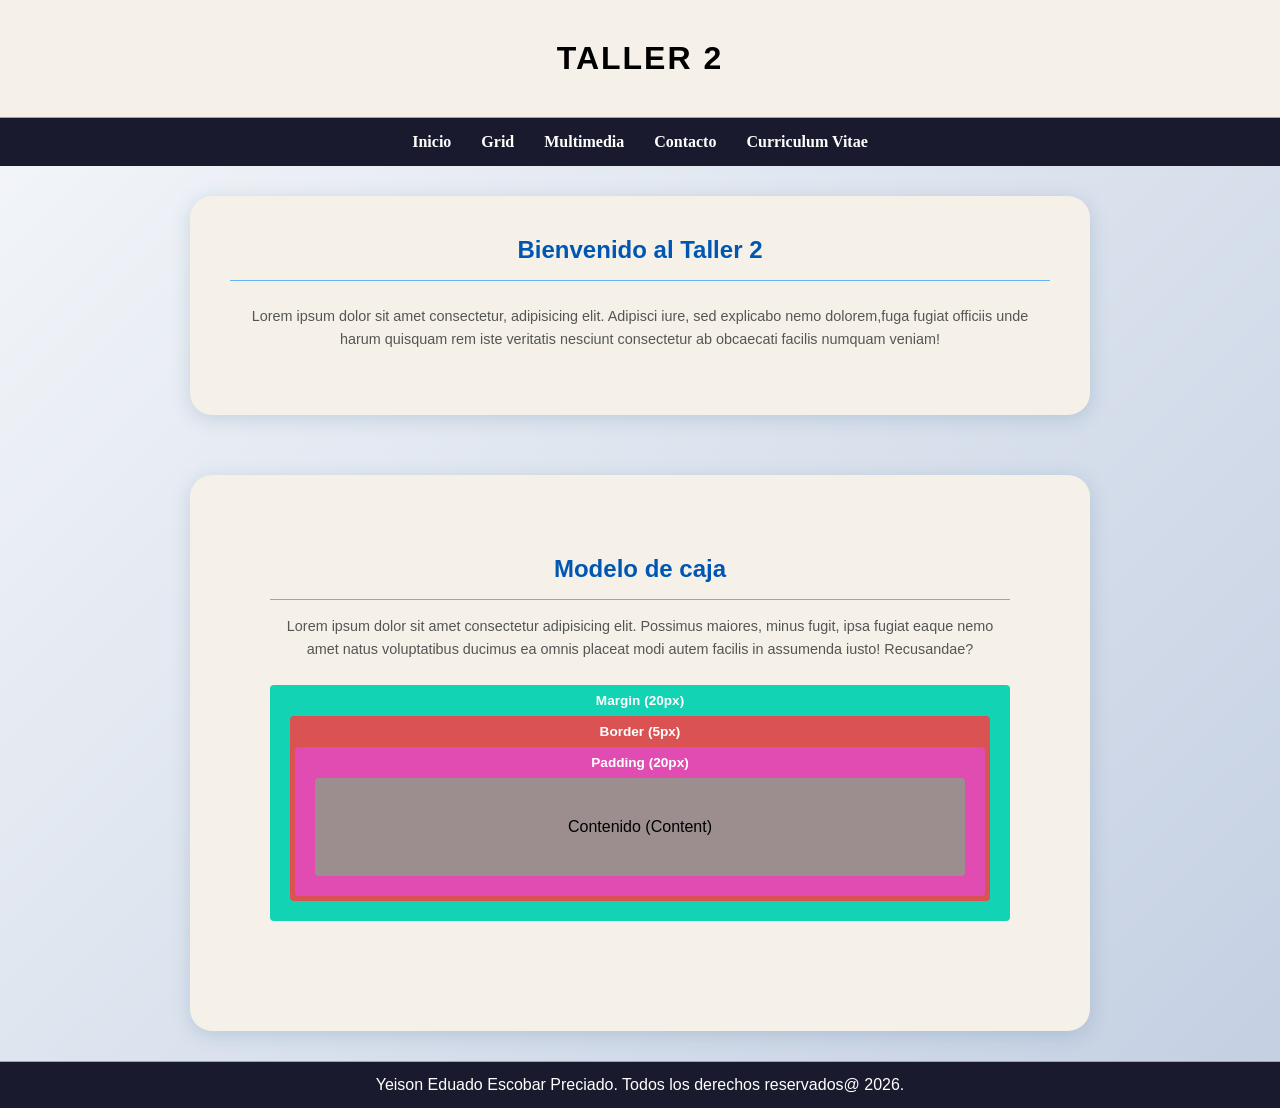
<file: index.html>
<!doctype html>
<html lang="es-CO">
  <head>
    <meta charset="UTF-8" />
    <meta name="viewport" content="width=device-width, initial-scale=1.0" />
    <title>Taller 2</title>
    <!--favicon-->
    <link
      rel="shortcut icon"
      href="assets/img/logosena.png"
      type="image/x-icon"
    />
    <!-- seo tags-->
    <meta name="author" content="Yeison Eduado Escobar Preciado" />
    <meta name="description" content="Taller 2 de maquetación web" />
    <meta name="keywords" content="TALLER, taller, Taller" />
    <!--Optimization Tags-->
    <meta name="Theme-color" content="#F5F562" />
    <meta name="MobileOptimized" content="width" />
    <meta name="handheldFriendly" content="true" />
    <meta name="mobile-web-app-capable" content="yes" />
    <meta
      name="apple-mobile-web-app-status-bar-style"
      content="black-traslucent"
    />
    <link rel="stylesheet" href="assets/css/style1.css" />

    <style>
      /* Element selector -- establecer <p> el color de todos los elementos en dimgray.*/
      p {
        color: dimgray;
      }
      /* Class selector -- utilice un selector de clase para establecer .highlightel
            color de fondo amarillo.*/
      .highlight {
        background-color: yellow;
      }
      /* id selector -- utilice un selector de id para establecer el #intro el tamaño de 
            fuente a 20px.*/
      #intro {
        font-size: 20px;
      }
    </style>
  </head>

  <body>
    <!-- 
      1. Crear un CSS externo ✓
      2. Incluir CSS externo en el html ✓
      3. Crear un div con clase "container" ✓
      4. Dentro del div crear un header con clase "header" y un h1 con el texto "Taller 2"
      5. Crear un nav con clase "nav" y dentro de este crear una lista desordenada con 3 elementos de lista,
        cada uno con un enlace a una sección del sitio (Inicio, Servicios, Contacto)
      6. Crear un main con clase "main" y dentro de esta crear un aticulo con clase "article" que contenga
          un h2 con el texto "Bienvenido al Taller 2" y un párrafo con texto de relleno
      7. Crear un footer con clase "footer" y dentro de este crear un párrafo con el texto 
        "Nombres y Apellidos. Todos los derechos reservados@ 2026."
      8. Aplicar estilos al css externo para que el sitio tenga un diseño atractivo y sea responsivo.
      9. Aplicar un reset utilizando el selector universal (*) para eliminar márgenes y padding por defecto.
      10. Utilizar variables CSS en :root para definir colores, fuentes y espaciados que se usaran en todo el sitio. 
      11. Aplicar box-sizing: border-box a todos los elementos para controlar el tamaño de los elementos de manera mas predecible, 
        y utilizar flexbox para el layout del nav y otros contenedores
      -->

    <header class="header">
    <h1>Taller 2</h1>
  </header>

    <nav class="nav">
    <ul class="nav-list">
        <li><a href="./">Inicio</a></li>
        <li><a href="grid.html">Grid</a></li>
        <li><a href="multimedia.html">Multimedia</a></li>
        <li><a href="contacto.html">Contacto</a></li>
        <li><a href="cv.html">Curriculum Vitae</a></li>
    </ul>
    </nav>

  <div class="container">
    <main class="main">
      <article class="article">
        <h2>Bienvenido al Taller 2</h2>
        <p>Lorem ipsum dolor sit amet consectetur, adipisicing elit. Adipisci
          iure, sed explicabo nemo dolorem,fuga fugiat officiis unde harum 
          quisquam rem iste veritatis nesciunt consectetur ab obcaecati 
          facilis numquam veniam!</p>
      </article>
    </main>
  </div> 

  <div class="container"> 
    <main class="main">
      <article class="article">
        
          <div class="box-model-exercise">
              <h2>Modelo de caja</h2>
                  <p class="box-description">
                  Lorem ipsum dolor sit amet consectetur adipisicing elit. Possimus maiores, minus fugit, ipsa fugiat eaque nemo amet natus voluptatibus ducimus ea omnis placeat modi autem facilis in assumenda iusto! Recusandae?
                  </p>

                  <div class="layer-margin">
                    <span>Margin (20px)</span>
    
                  <div class="layer-border">
                    <span>Border (5px)</span>
      
                  <div class="layer-padding">
                    <span>Padding (20px)</span>
        
                  <div class="layer-content">
                    <span>Contenido (Content)</span>
                  </div>
        
                  </div>
                </div>
              </div>
            </div>

      </article>
    </main>
  </div>

    <footer class="footer">
      <p>Yeison Eduado Escobar Preciado. Todos los derechos reservados@ 2026.</p>
    </footer>
  
  </body>
</html>
</file>
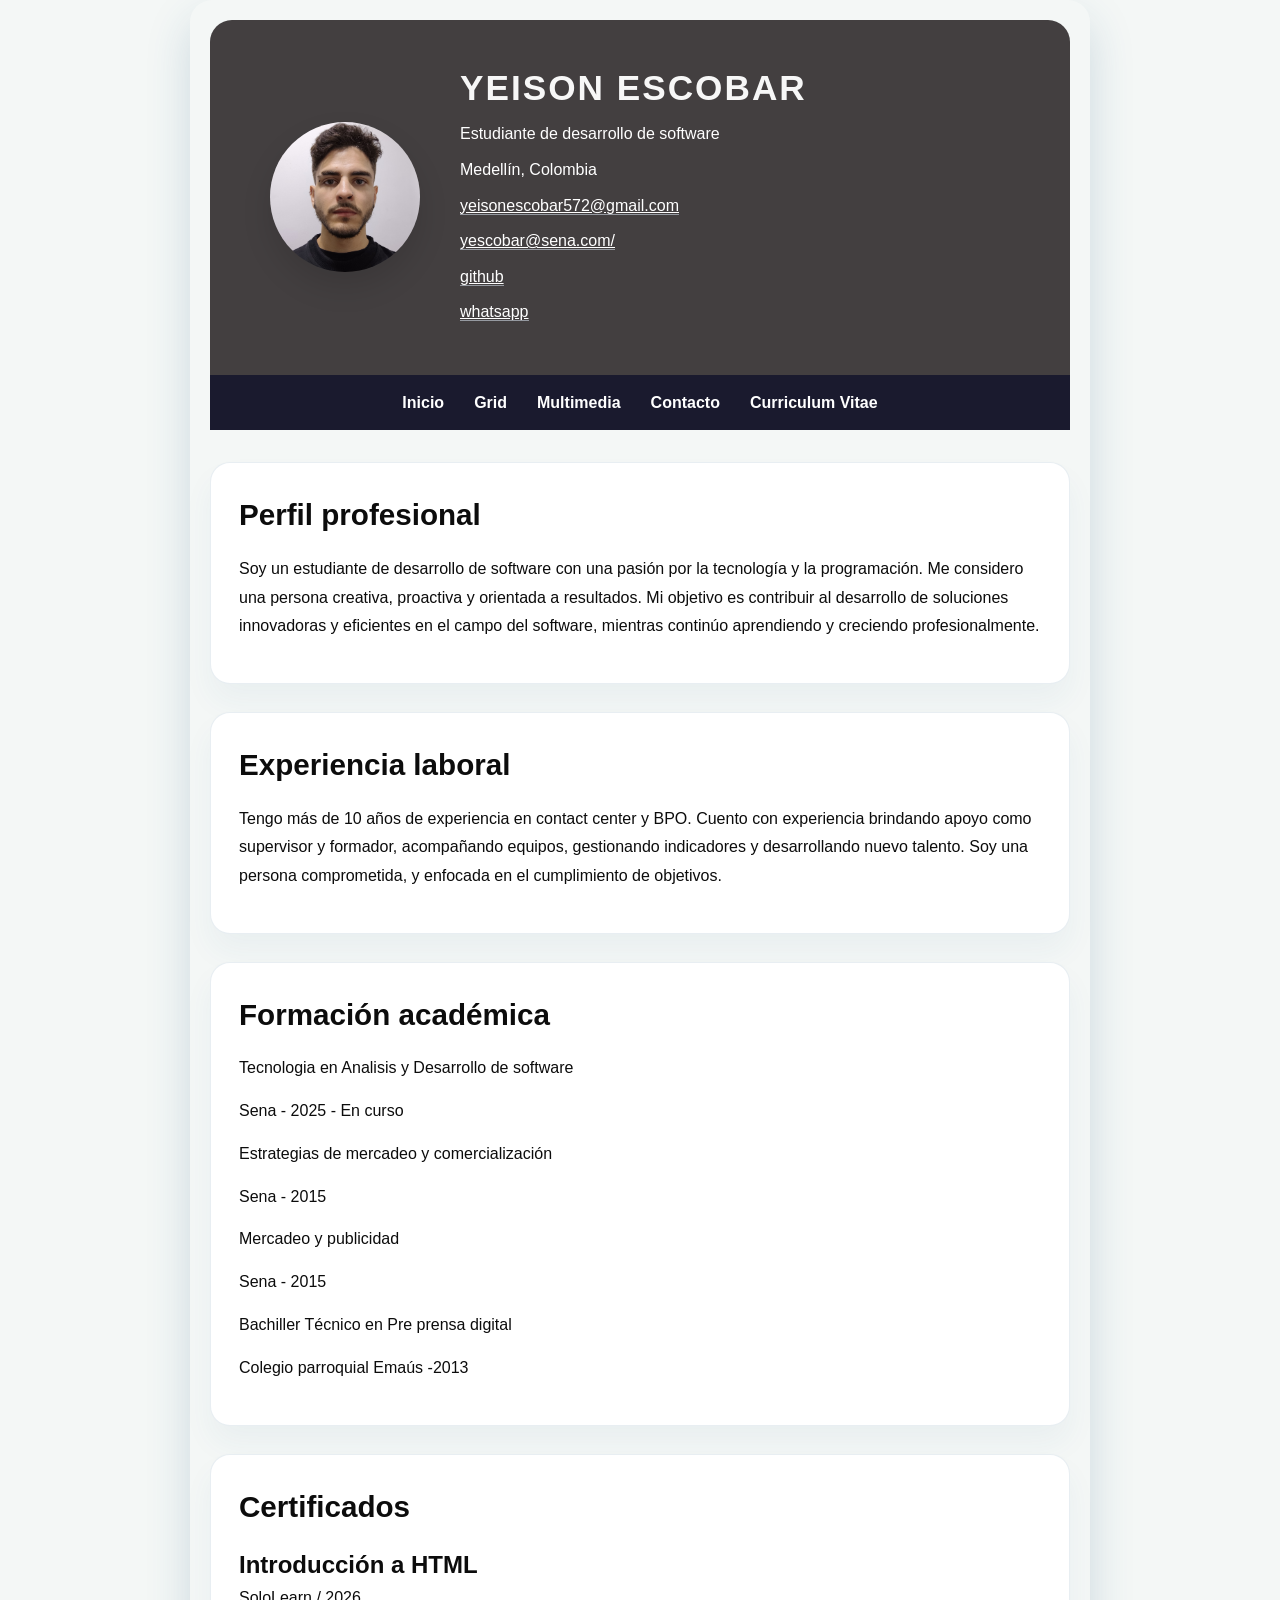
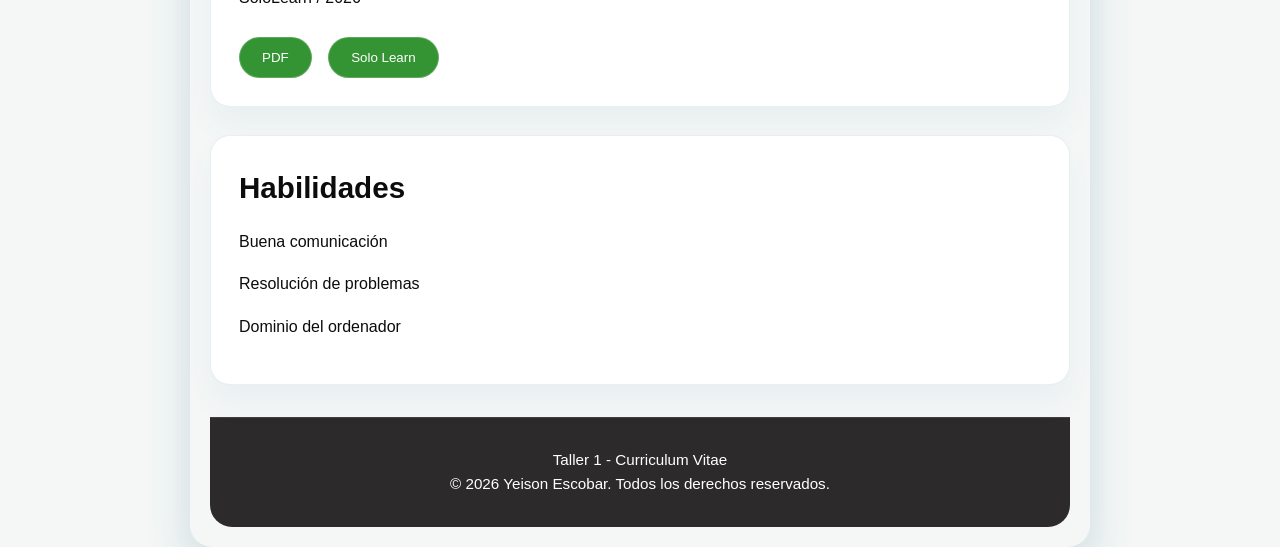
<file: cv.html>
<!DOCTYPE html>
<html lang="es-CO">
<head>
    <meta charset="UTF-8">
    <meta name="viewport" content="width=device-width, initial-scale=1.0">
    <title>Primer Web </title>
    <link rel="shortcut icon" href="SenaIcon.png" type="image/x-icon">
       <!-- seo tags-->
    <meta name="author" content="Yeison Eduado Escobar Preciado">
    <meta name="description" content="Taller 1 de maquetación web">
    <meta name="keywords" content="TALLER, taller, Taller">
    <!--Optimization Tags-->
    <!--Para sacar varios atributos a la misma ves "meta[name content]*5"-->
   <meta name="Theme-color" content="#F5F562">
   <meta name="MobileOptimized" content="width">
   <meta name="handheldFriendly" content="true">
   <meta name="mobile-web-app-capable" content="yes">
   <meta name="apple-mobile-web-app-status-bar-style" content="black-traslucent">
   <link rel="stylesheet" href="assets/css/stylecv.css">

   
</head>

<body class="container-cv">
    <header>
        <img class="profile-img" src="assets/img/foto.jpg" alt="Imaginar imagen de logo del Sena" width="150" height="150">
        <div class="header-txt">
            <h2> Yeison Escobar</h2>
            <p>Estudiante de desarrollo de software</p>
                <div class="contact-info">
                <p>Medellín, Colombia</p>
                <p><a href="mailto:yeisonescobar572@gmail.com">yeisonescobar572@gmail.com</a></p>
                <p><a href="mailto:yescobar@sena.com/" target="_top">yescobar@sena.com/</a></p>
                <p><a href="https://github.com/" target="_top">github</a></p>
                <p><a href="https://wa.me/+571234568891" target="_blank">whatsapp</a></p>
            </div>
        </div>
    </header>

    <nav class="nav">
    <ul class="nav-list">
        <li><a href="./">Inicio</a></li>
        <li><a href="grid.html">Grid</a></li>
        <li><a href="multimedia.html">Multimedia</a></li>
        <li><a href="contacto.html">Contacto</a></li>
        <li><a href="cv.html">Curriculum Vitae</a></li>
    </ul>
    </nav>

<main>
   <!--Seccion del perfil-->
    <section id="profile">
        <h1>Perfil profesional</h1>
            <p>Soy un estudiante de desarrollo de software con una pasión por la tecnología y la programación. 
            Me considero una persona creativa, proactiva y orientada a resultados. Mi objetivo es contribuir al desarrollo de 
            soluciones innovadoras y eficientes en el campo del software, mientras continúo aprendiendo y creciendo 
            profesionalmente.</p>
    </section>
         

   <!-- seccion de la experiencia-->
    <section id="experience">
         <h1>Experiencia laboral </h1>
            <p>Tengo más de 10 años de experiencia en contact center y BPO. Cuento con experiencia brindando apoyo como supervisor y formador, acompañando equipos, gestionando indicadores y desarrollando nuevo talento.
            Soy una persona comprometida, y enfocada en el cumplimiento de objetivos.</p>
    </section>
   

   <!--seccion de estudios-->
    <section id="education">
        <h1>Formación académica</h1>
            <p class="NegritaTitulo">Tecnologia en Analisis y Desarrollo de software </p>
            <p class="Negrita">Sena - 2025 - En curso</p>
            <p class="NegritaTitulo">Estrategias de mercadeo y comercialización</p>
            <p class="Negrita">Sena - 2015</p>
            <p class="NegritaTitulo">Mercadeo y publicidad</p>
            <p class="Negrita">Sena - 2015</p>
            <p class="NegritaTitulo">Bachiller Técnico en Pre prensa digital</p>
            <p class="Negrita">Colegio parroquial Emaús -2013</p>

    </section>
   

   <!--Seccion de certificados-->
    <section id="certificates"><h1>Certificados</h1>
            <h2 class="NegritaTitulo">Introducción a HTML</h2>
            <P>SoloLearn / 2026</P>
            
            <button class="BotonCertificado" onclick="window.open('assets/docs/Course_certificate_sololearn.pdf', '_blank')">PDF</button>
            <button class="BotonCertificado" onclick="window.open('https://www.sololearn.com/certificates/CC-P6FPOL9C', '_blank')">Solo Learn</button>
        
    </section>
     
    
   <!--seccion de habilidades-->
    <section id="skills"> <h1>Habilidades</h1>
                <p>Buena comunicación</p>
                <p>Resolución de problemas</p>
                <p>Dominio del ordenador</p>

    </section>
   
</main>

    <footer>
        <p>Taller 1 - Curriculum Vitae</p>
        <p>&copy; 2026 Yeison Escobar. Todos los derechos reservados.</p>
    </footer>   

</body>

</html>
</file>
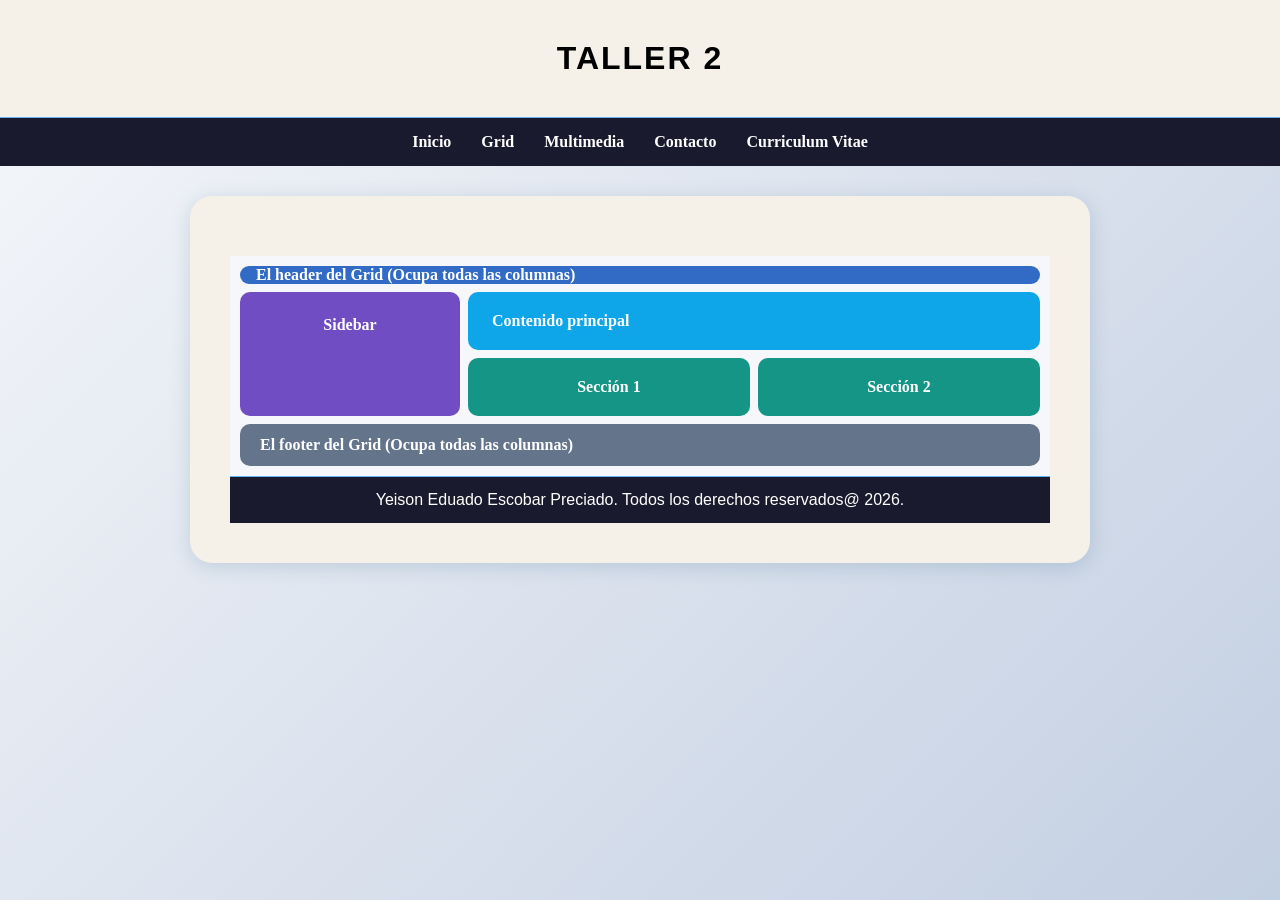
<file: grid.html>
<!doctype html>
<html lang="es-CO">
    <head>
    <meta charset="UTF-8" />
    <meta name="viewport" content="width=device-width, initial-scale=1.0" />
    <title>Taller 2</title>
    <!--favicon-->
    <link
        rel="shortcut icon"
        href="assets/img/logosena.png"
        type="image/x-icon"
    />
    <!-- seo tags-->
    <meta name="author" content="Yeison Eduado Escobar Preciado" />
    <meta name="description" content="Taller 2 de maquetación web" />
    <meta name="keywords" content="TALLER, taller, Taller" />
    <!--Optimization Tags-->
    <meta name="Theme-color" content="#F5F562" />
    <meta name="MobileOptimized" content="width" />
    <meta name="handheldFriendly" content="true" />
    <meta name="mobile-web-app-capable" content="yes" />
    <meta
        name="apple-mobile-web-app-status-bar-style"
        content="black-traslucent"
    />
    <link rel="stylesheet" href="assets/css/style1.css" />

    <style>
        /* Element selector -- establecer <p> el color de todos los elementos en dimgray.*/
    p {
        color: dimgray;
    }
        /* Class selector -- utilice un selector de clase para establecer .highlightel
            color de fondo amarillo.*/
    .highlight {
        background-color: yellow;
    }
        /* id selector -- utilice un selector de id para establecer el #intro el tamaño de 
            fuente a 20px.*/
    #intro {
        font-size: 20px;
    }
    </style>
    </head>

    <body>

    <header class="header">
        <h1>Taller 2</h1>
    </header>

    <nav class="nav">
    <ul class="nav-list">
        <li><a href="./">Inicio</a></li>
        <li><a href="grid.html">Grid</a></li>
        <li><a href="multimedia.html">Multimedia</a></li>
        <li><a href="contacto.html">Contacto</a></li>
        <li><a href="cv.html">Curriculum Vitae</a></li>
    </ul>
    </nav>

    <div class="container">
        <section class="main">


                <div class="grid">
                    <header class="grid-cell header-cell">El header del Grid (Ocupa todas las columnas)</header>
                    <aside class="grid-cell aside-cell">Sidebar</aside>
                    <main class="grid-cell main-cell">Contenido principal</main>
                    <section class="grid-cell section-cell">Sección 1</section>
                    <section class="grid-cell section-cell">Sección 2</section>
                    <footer class="grid-cell footer-cell">El footer del Grid (Ocupa todas las columnas)</footer>
                </div>

    <footer class="footer">
    <p>
        Yeison Eduado Escobar Preciado. Todos los derechos reservados@ 2026.
    </p>
    </footer>
    </body>
</html>
</file>
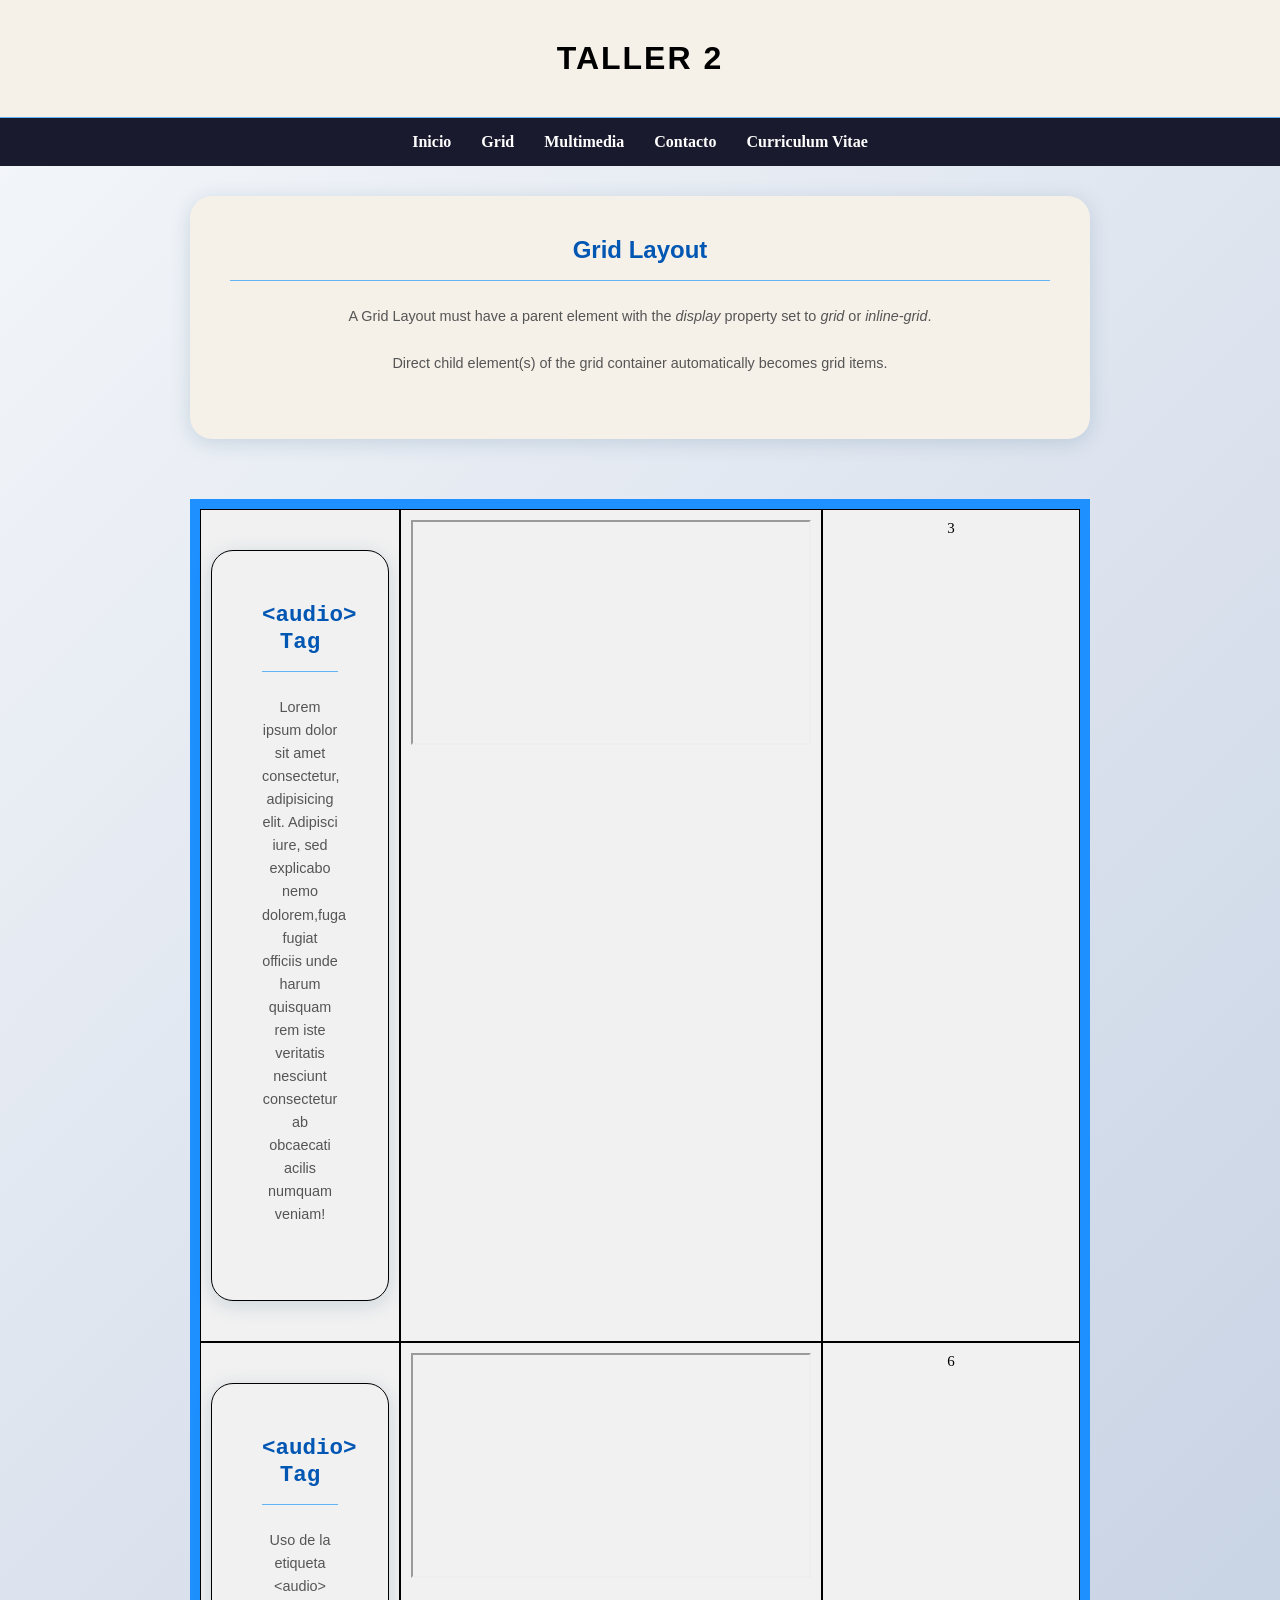
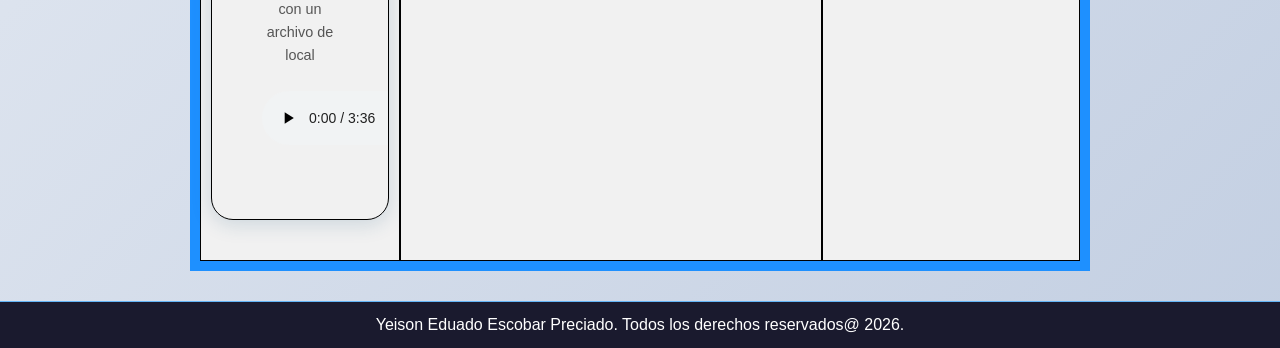
<file: multimedia.html>
<!doctype html>
<html lang="es-CO">
  <head>
    <meta charset="UTF-8" />
    <meta name="viewport" content="width=device-width, initial-scale=1.0" />
    <title>Taller 2</title>
    <!--favicon-->
    <link
      rel="shortcut icon"
      href="assets/img/logosena.png"
      type="image/x-icon"
    />
    <!-- seo tags-->
    <meta name="author" content="Yeison Eduado Escobar Preciado" />
    <meta name="description" content="Taller 2 de maquetación web" />
    <meta name="keywords" content="TALLER, taller, Taller" />
    <!--Optimization Tags-->
    <meta name="Theme-color" content="#F5F562" />
    <meta name="MobileOptimized" content="width" />
    <meta name="handheldFriendly" content="true" />
    <meta name="mobile-web-app-capable" content="yes" />
    <meta
      name="apple-mobile-web-app-status-bar-style"
      content="black-traslucent"
    />
    <link rel="stylesheet" href="assets/css/style1.css" />

    <style>
      /* Element selector -- establecer <p> el color de todos los elementos en dimgray.*/
      p {
        color: dimgray;
      }
      /* Class selector -- utilice un selector de clase para establecer .highlightel
            color de fondo amarillo.*/
      .highlight {
        background-color: yellow;
      }
      /* id selector -- utilice un selector de id para establecer el #intro el tamaño de 
            fuente a 20px.*/
      #intro {
        font-size: 20px;
      }
    </style>
  </head>

  <body>
    <!-- 
      1. Crear un CSS externo ✓
      2. Incluir CSS externo en el html ✓
      3. Crear un div con clase "container" ✓
      4. Dentro del div crear un header con clase "header" y un h1 con el texto "Taller 2"
      5. Crear un nav con clase "nav" y dentro de este crear una lista desordenada con 3 elementos de lista,
        cada uno con un enlace a una sección del sitio (Inicio, Servicios, Contacto)
      6. Crear un main con clase "main" y dentro de esta crear un aticulo con clase "article" que contenga
        un h2 con el texto "Bienvenido al Taller 2" y un párrafo con texto de relleno
      7. Crear un footer con clase "footer" y dentro de este crear un párrafo con el texto 
        "Nombres y Apellidos. Todos los derechos reservados@ 2026."
      8. Aplicar estilos al css externo para que el sitio tenga un diseño atractivo y sea responsivo.
      9. Aplicar un reset utilizando el selector universal (*) para eliminar márgenes y padding por defecto.
      10. Utilizar variables CSS en :root para definir colores, fuentes y espaciados que se usaran en todo el sitio. 
      11. Aplicar box-sizing: border-box a todos los elementos para controlar el tamaño de los elementos de manera mas predecible, 
        y utilizar flexbox para el layout del nav y otros contenedores
      -->

    <header class="header">
    <h1>Taller 2</h1>
  </header>

    <nav class="nav">
    <ul class="nav-list">
        <li><a href="./">Inicio</a></li>
        <li><a href="grid.html">Grid</a></li>
        <li><a href="multimedia.html">Multimedia</a></li>
        <li><a href="contacto.html">Contacto</a></li>
        <li><a href="cv.html">Curriculum Vitae</a></li>
    </ul>
    </nav>


  <div class="container">
    <main class="main">
      <article class="article">
        <h2>Grid Layout</h2>
        <p>A Grid Layout must have a parent element with the <em>display</em> property 
          set to <em>grid</em> or <em>inline-grid</em>.</p>

          <p>Direct child element(s) of the grid container automatically becomes grid items.</p>
      </article>
    </main>
  </div> 

    <div class="grid_multimedia">

      <div>
            <div class="container">
              <main class="main">
                <article class="article">
                  <h2><code>&lt;audio&gt; Tag</code></h2>
                    <p>Lorem ipsum dolor sit amet consectetur, adipisicing elit. Adipisci
                        iure, sed explicabo nemo dolorem,fuga fugiat officiis unde harum 
                        quisquam rem iste veritatis nesciunt consectetur ab obcaecati 
                        acilis numquam veniam!</p>
                  </article>
              </main>
            </div>
      </div>

      <div>
        <iframe width="400" height="225"
        src="https://www.youtube.com/embed/TMkT92EuzEM?si=aQLK-R2B2vF1FV5Z"
        src="https://www.youtube.com/embed/TMkT92EuzEM?si=aQLK-R2B2vF1FV5Z"
                Your browser does not support HTML5 video.
                allowfullscreen>
        </iframe>
      </div>
      <div>3</div>  

      <div>
            <div class="container">  
                <main class="main">
                    <article class="article">
                        <h2><code>&lt;audio&gt; Tag</code></h2>
                            <p>Uso de la etiqueta &lt;audio&gt; con un archivo de local</p>
                            <audio controls autoplay loop>
                              <source src="assets/audio/audio_fachero.mp3" type="audio/mpeg">
                                  Tu navegador no soporta el elemento de audio.
                              </audio>
                      </article>
              </div>
      </div>

      <div>
        <iframe width="400" height="225"
        src="https://www.youtube.com/embed/WQO-aOdJLiw?si=_PJYAX6Q1iyOpTJ5"
        src="https://www.youtube.com/embed/WQO-aOdJLiw?si=_PJYAX6Q1iyOpTJ5"
                Your browser does not support HTML5 video.
                allowfullscreen>
        </iframe>
      </div>
      <div>6</div>
    </div>

    <footer class="footer">
      <p>Yeison Eduado Escobar Preciado. Todos los derechos reservados@ 2026.</p>
    </footer>
  
  </body>
</html>
</file>
<file: assets/css/style1.css>
* {
  margin: 0;
  padding: 0;
  box-sizing: border-box;
}

:root {
  --primary-color: #ffffff;
  --secondary-color: #349434;
  --text-color-1: #000000;
  --text-color-2: #ffffff;
  --accent-color: #64b5f6;
  --bg-color: #f5f0e8;
  --whitecolor: #fff;
  --surface-color: #ffffff;
  --shadow-color: rgba(33, 91, 130, 0.18);
  --border-radius: 22px;

  /* Tipografía y sistemas de diseño */
  --font-family: "Segoe UI", Tahoma, Verdana, sans-serif;
  --spacing-xs: 8px;
  --spacing-sm: 16px;
  --spacing-md: 24px;
  --spacing-lg: 36px;
  --espaciado-lg: 20px;
}

body {
  background: linear-gradient(135deg, #f5f7fa, #c3cfe2);
  min-height: 100vh;
  display: flex;
  flex-direction: column;
}

.container {
  width: 100%;
  max-width: 900px;
  margin: 30px auto;
  background: var(--bg-color);
  border-radius: var(--border-radius);
  box-shadow: 0 4px 20px var(--shadow-color);
  overflow: hidden;
}

article {
  margin-bottom: 20px;
}

.nav-list {
  list-style: none;
  display: flex;
  justify-content: center;
  gap: 30px;
}

nav {
  display: flex;
  justify-content: center;
  gap: 30px;
  padding: 15px 20px;
  background-color: #1a1a2e;
  text-align: center;
}

.nav-grid {
  display: flex;
  justify-content: flex-end;
  background-color: transparent;
  padding: 0;
  gap: 0;
}

nav a {
  color: white;
  text-decoration: none;
  font-weight: bold;
}
nav a:hover {
  color: #e94560;
}

.header {
  background: var(--bg-color);
  padding: 36px 24px;
  text-align: center;
  border-bottom: 1px solid var(--accent-color);
}

.header h1 {
  color: var(--text-color-1);
  font-family: var(--font-family);
  font-size: 2rem;
  letter-spacing: 2px;
  text-transform: uppercase;
}

.article h2 {
  text-align: center;
  padding-bottom: var(--spacing-sm); /* Espacio entre el texto y la línea */
  margin-bottom: var(--spacing-md); /* Espacio entre la línea y el párrafo */
  border-bottom: 1px solid var(--accent-color); /* Línea */
  color: #0056b3;
  font-family: var(--font-family);
}

p {
  color: var(--text-color-1);
  font-family: var(--font-family);
  line-height: 1.6;
  padding: 0;
}

.article p {
  text-align: center;
  color: #555555;
  font-size: 0.9rem;
  max-width: 800px;
  margin: 0 auto var(--spacing-md) auto;
}

.main {
  padding: 40px;
}

/*==================*/
/*       Grid       */
/*==================*/

.grid {
  margin-top: var(--espaciado-lg);
  display: grid;
  grid-template-columns: 220px 1fr 1fr;
  grid-template-rows: auto 1fr auto auto;
  gap: 8px;
  background-color: #f5f7fa;
  padding: 10px;
}

.grid-cell {
  background-color: var(--primary-color);
  color: var(--whitecolor);
  padding: 20px;
  border-radius: 10px;
  text-align: center;
  font-weight: bold;
  display: flex;
  justify-content: center;
  align-items: center;
}

.grid-cell img {
  max-width: 100%;
  height: auto;
}

/* --- ubicaciones imagenes del grid  --- */

.header-cell {
  grid-column: 1 / 4;
  background-color: #032b26; /* Verde oscuro */
}

.aside-cell {
  grid-column: 1 / 2;
  grid-row: 2 / 4; /* Ocupa dos filas hacia abajo */
  background-color: #1a00ff; /* Azul rey */
}

.main-cell {
  grid-column: 2 / 4;
  grid-row: 2 / 3;
  background-color: #1d128c; /* Azul oscuro */
}

.section1 {
  grid-column: 2 / 3;
  grid-row: 3 / 4;
  background-color: #235d56; /* Verde azulado */
}

.section2 {
  grid-column: 3 / 4;
  grid-row: 3 / 4;
  background-color: #235d56; /* Verde azulado */
}

.footer-cell {
  grid-column: 1 / 4;
  background-color: #71717a; /* Gris */
}

/* Componente del grid interior */

/*==================*/
/*     contacto     */
/*==================*/

.header-cell {
  background-color: #326bc5;
  grid-column: 1 / -1;
  display: flex;
  flex-direction: row;
  justify-content: space-between;
  align-items: center;
  padding: 0 16px;
}

.aside-cell {
  background-color: #714dc3;
  grid-row: 2 / 4;
  grid-column: 1 / 2;
  align-items: center;
  text-align: center;
  flex-direction: column;
  justify-content: flex-start;
  padding: 24px 16px;
  gap: 12px;
}
.main-cell {
  background-color: #0ea5e9;
  grid-column: 2 / 4;
  grid-row: 2 / 3;
  color: #ffffff;
  flex-direction: column;
  align-items: flex-start;
  justify-content: flex-start;
  padding: 20px 24px;
  gap: 12px;
}
.section-cell {
  background-color: #149586;
  min-height: 0px;
  color: #ffffff;
}
.section1 {
  grid-column: 2 / 3;
  grid-row: 3;
  color: #ffffff;
}
.section2 {
  grid-column: 3 / 4;
  grid-row: 3;
  color: #ffffff;
}

.main-cell img {
  width: 100%;
  height: 220px;
  object-fit: cover;
  border-radius: 4px;
}

.section1,
.section2 {
  flex-direction: column;
  align-items: flex-start;
  justify-content: flex-start;
  padding: 16px;
  gap: 10px;
}

.section1 button,
.section2 button {
  background: transparent;
  border: 2px solid white;
  color: white;
  padding: 5px 14px;
  border-radius: 4px;
  cursor: pointer;
  font-weight: bold;
}

.footer-cell {
  background-color: #64748b;
  min-height: 0px;
  grid-column: 1 / 4;
  flex-direction: row;
  justify-content: space-between;
  align-items: center;
  padding: 12px 20px;
}

/*==================*/
/*     box-model    */
/*==================*/

.box-model-exercise {
  padding: 40px;
  text-align: center;
  font-family: "Segoe UI", Tahoma, Verdana, sans-serif;
  margin-bottom: 30px;
}

.box-model-exercise h2 {
  color: #0056b3;
  margin-bottom: 15px;
  font-size: 1.5rem;
}

.box-description {
  color: #555;
  font-size: 0.9rem;
  line-height: 1.6;
  margin-bottom: 40px;
  max-width: 800px;
  margin-left: auto;
  margin-right: auto;
}

/* Capas del Modelo de Caja Anidadas */
.layer-margin,
.layer-border,
.layer-padding,
.layer-content {
  display: flex;
  flex-direction: column;
  align-items: center;
  justify-content: flex-start;
  width: 100%;
  border-radius: 4px;
}

/* Estilo general para las etiquetas de texto internas */
.layer-margin > span,
.layer-border > span,
.layer-padding > span {
  color: #ffffff;
  font-weight: bold;
  font-size: 0.85rem;
  padding: 8px 0;
}

/* 1. Capa de Margen (Turquesa) */
.layer-margin {
  background-color: #12d3b4;
  padding: 0 20px 20px 20px; /* Simula el espacio del margen inferior/lateral */
}

/* 2. Capa de Borde (Rojo / Coral) */
.layer-border {
  background-color: #db5252;
  padding: 0 5px 5px 5px; /* Simula el grosor del borde */
}

/* 3. Capa de Padding (Rosado / Magenta) */
.layer-padding {
  background-color: #e04cb2;
  padding: 0 20px 20px 20px; /* Simula el espacio del padding */
}

/* 4. Capa de Contenido (Gris) */
.layer-content {
  background-color: #9c8e8e;
  padding: 40px 20px; /* Le da altura al centro */
}

/*==================*/
/*  Multimedia Grid */
/*==================*/

.grid_multimedia {
  display: grid;
  grid-template-columns: repeat(3, 1fr); /* ← 3 columnas iguales */
  max-width: 900px; /* ← limita el ancho total */
  margin: 30px auto; /* ← lo centra en la página */
  background-color: dodgerblue;
  padding: 10px;
}

.grid_multimedia div {
  background-color: #f1f1f1;
  border: 1px solid black;
  padding: 10px;
  font-size: 15px;
  text-align: center;
}

.footer {
  background: #1a1a2e;
  padding: 10px;
  text-align: center;
  border-top: 1px solid var(--accent-color);
  margin-top: auto;
}

.footer p {
  color: white;
  font-family: var(--font-family);
}

@media (min-width: 650px) {
  .multimedia-grid {
    grid-template-columns: repeat(
      3,
      1fr
    ); /* Cambia a 3 columnas en pantallas más grandes */
  }
}

@media (min-width: 768px) {
  .header {
    flex-direction: row;
    justify-content: flex-start;
    padding: 40px 60px;
  }

  .header-txt {
    margin-left: 20px;
  }

  .grid_multimedia {
    grid-template-columns: 200px 1fr 1fr;
    grid-template-rows: auto 1fr auto auto;
  }
}
</file>
<file: assets/css/stylecv.css>
:root {
         --primary-color: #f7f7f7;
         --secondary-color: #349434;
         --text-color-1: #0c0c0c;
         --text-color-2: #fcfbfb;
         --accent-color: #64b5f6;
         --bg-color: #f4f7f6;
         --whitecolor: #fff;
         --surface-color: #ffffff;
         --shadow-color: rgba(33, 91, 130, 0.18);
         --border-radius: 22px;
         --font-family: 'Segoe UI', Tahoma, Geneva, Verdana, sans-serif;
      }

      *{ box-sizing: border-box;
         margin: 0;
         padding: 0;
      }

      body{ 
         font-family: 'Arial', sans-serif;
         line-height: 1.6;
         color: var(--text-color-1);
         background-color: var(--bg-color);
         padding: 20px;
      }

      .container-cv{
         max-width: 900px;
         margin: 0 auto;
         background: var(--bg-color);
         border-radius: var(--border-radius);
         box-shadow: 0 20px 45px var(--shadow-color);
         overflow-y: auto;
      }

      header {
         background-color: rgb(67, 63, 64);
         color: var(--primary-color);
         padding: 40px;
         border-radius: 22px 22px 0 0; 
         display: flex;
         flex-direction: column;
         align-items: center;
         text-align: center;
         gap: 20px;
      }

      header h2 { 
         font-size: 2.2em;
         letter-spacing: 2px;
         text-transform: uppercase;
         margin-bottom: 5px;
      }

      header p,
      .header-txt p {
         color: #ffffff;
          margin-bottom: 10px;
      }

      .header-txt a {
         color: #ffffff;
         text-decoration: underline;
         border-bottom: 1px solid rgba(232, 244, 255, 0.5);
         transition: color 0.2s ease, border-color 0.2s ease;
      }

      .header-txt a:hover {
         color: var(--accent-color);
         border-color: var(--accent-color);
      }

.nav-list {
   list-style: none;
   display: flex;
   justify-content: center; 
   gap: 30px;

}

nav {
   display: flex;
   justify-content: center;
   gap: 30px;
   padding: 15px 20px;
   background-color: #1a1a2e;
   text-align: center;
}

nav a {
   color: white;
   text-decoration: none;
   font-weight: bold;
}

nav a:hover {
   color: #e94560;
}
      
      main {
         padding: 32px 0;
         display: grid;
         gap: 28px;
      }

      section {
         background: #ffffff;
         border: 1px solid rgba(33, 91, 130, 0.1);
         border-radius: 20px;
         padding: 28px;
         box-shadow: 0 18px 30px rgba(33, 91, 130, 0.05);
      }

      section h1 {
         font-size: 1.85rem;
         color: var(--text-color-1);
         margin-bottom: 16px;
      }

      section p {
         margin-bottom: 14px;
         color: var(--text-color-1);
         line-height: 1.8;
      }

      .profile-img{
         width: 150px;
         height: 150px;
         border-radius: 50%;
         border: 4px solid var(--text-color);
         object-fit: cover;
         background-color: var(--bg-color);
         object-fit: cover;
         background-color: var(--bg-color);
         box-shadow: 0 15px 30px rgba(0, 0, 0, 0.12);
      }

      .BotoneCertificado,
      .BotonCertificado {
         display: inline-flex;
         align-items: center;
         gap: 8px;
         padding: 12px 22px;
         margin-right: 12px;
         margin-top: 10px;
         background-color: var(--secondary-color); 
         color: white !important;
         text-decoration: none;
         border-radius: 999px;
         border: 1px solid rgba(255, 255, 255, 0.2);
         cursor: pointer;
         transition: all 0.3s ease; 
      }

        .BotonCertificado:hover {
         background-color: #ffffff !important; 
         color: var(--secondary-color) !important;           
         transform: translateY(-3px) scale(1.05); 
         box-shadow: 0 0 20px rgba(255, 255, 255, 0.6); 
      }

      footer{
         background: #2d2a2b;
         color: #ffffff;
         text-align: center;
         padding: 30px 16px;
         border-top: 1px solid rgba(255, 255, 255, 0.1);
         border-radius: 0 0 22px 22px; /* Redondeado solo abajo */
         font-size: 0.95rem;
      }

      @media (min-width: 768px){
         header {
            flex-direction: row;
            text-align: left;
            justify-content: flex-start;
            padding: 40px 60px;
         }
         .header-txt{
            margin-left: 20px;
         }
      }
</file>
